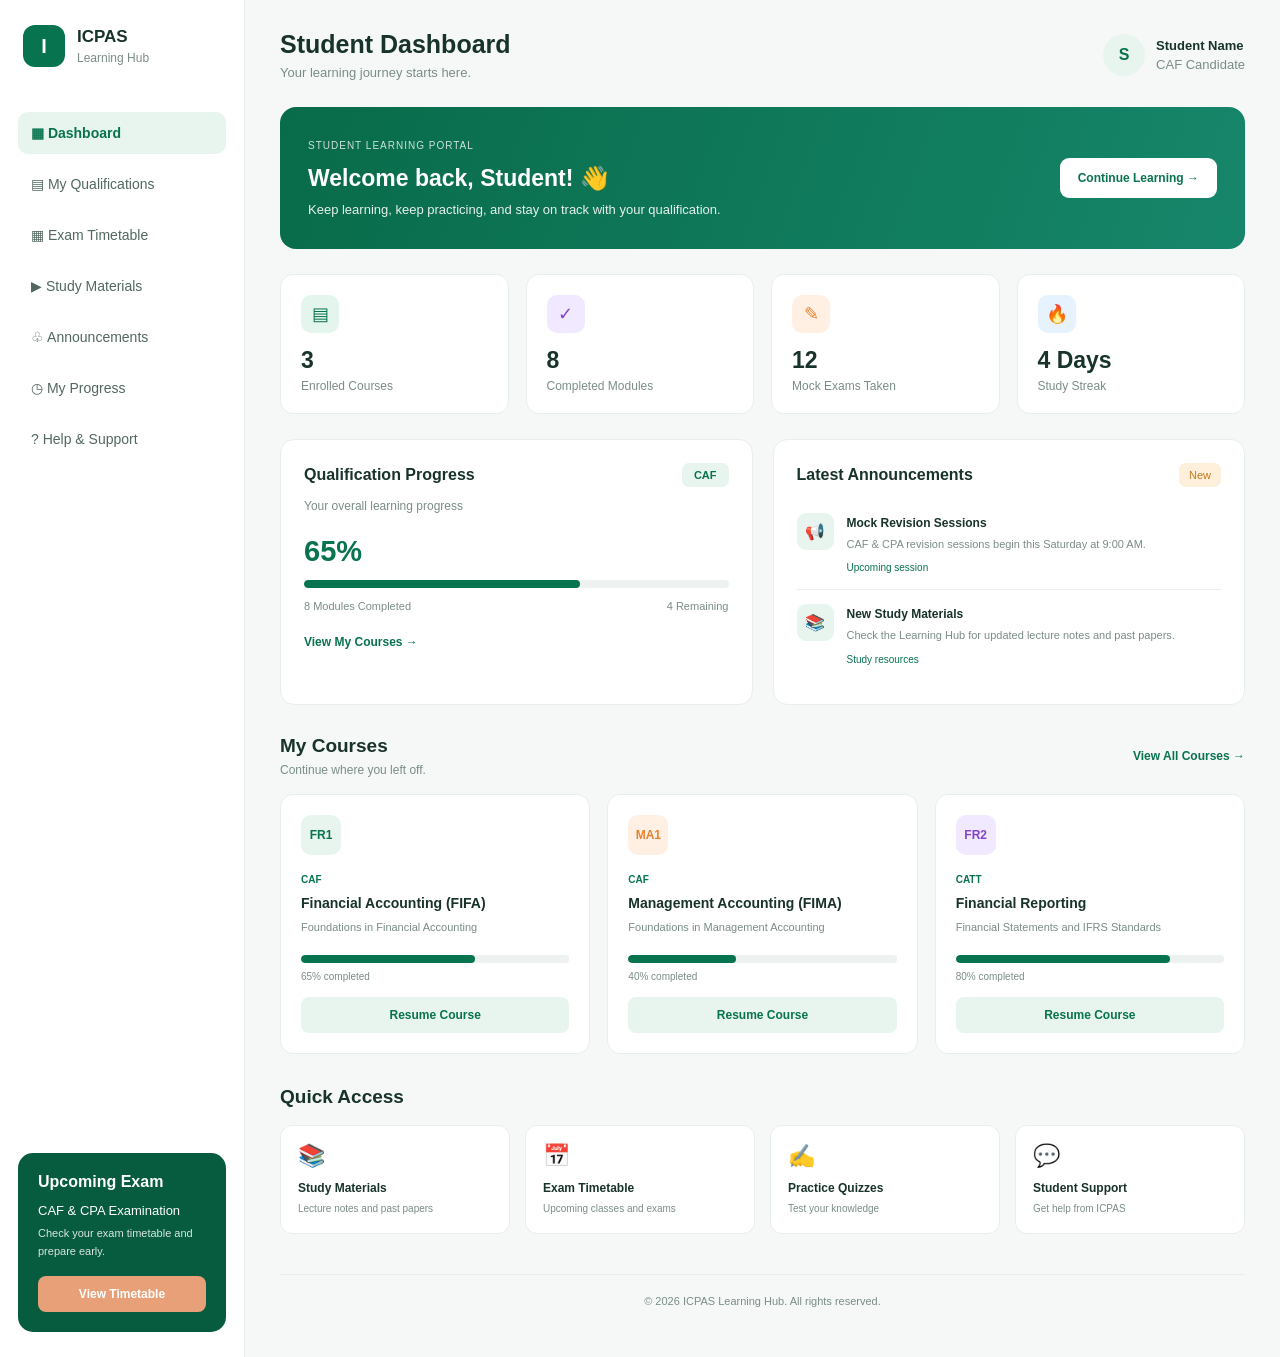
<file: dashboard.html>
<!DOCTYPE html>
<html lang="en">
<head>
    <meta charset="UTF-8">
    <meta name="viewport" content="width=device-width, initial-scale=1.0">

    <title>Student Dashboard | ICPAS Learning Hub</title>

    <link rel="stylesheet" href="dashboard.css">
</head>

<body>

<div class="dashboard">

    <!-- SIDEBAR -->
    <aside class="sidebar">

        <div class="brand">
            <div class="logo">I</div>
            <div>
                <h2>ICPAS</h2>
                <p>Learning Hub</p>
            </div>
        </div>

        <nav class="sidebar-nav">
            <a href="dashboard.html" class="active">▦ Dashboard</a>
            <a href="index.html#materials">▤ My Qualifications</a>
            <a href="index.html#timetable">▦ Exam Timetable</a>
            <a href="index.html#materials">▶ Study Materials</a>
            <a href="#announcements">♧ Announcements</a>
            <a href="#progress">◷ My Progress</a>
            <a href="#support">? Help & Support</a>
        </nav>

        <div class="sidebar-bottom">
            <h4>Upcoming Exam</h4>
            <p>CAF & CPA Examination</p>
            <small>Check your exam timetable and prepare early.</small>
            <a href="index.html#timetable" class="exam-btn">
                View Timetable
            </a>
        </div>

    </aside>


    <!-- MAIN CONTENT -->
    <main class="main-content">

        <!-- TOP BAR -->
        <header class="topbar">
            <div>
                <h1>Student Dashboard</h1>
                <p>Your learning journey starts here.</p>
            </div>

            <div class="student-profile">
                <div class="avatar">S</div>
                <div>
                    <strong>Student Name</strong>
                    <small>CAF Candidate</small>
                </div>
            </div>
        </header>


        <!-- WELCOME -->
        <section class="welcome">
            <div>
                <span class="welcome-label">STUDENT LEARNING PORTAL</span>
                <h2>Welcome back, Student! 👋</h2>
                <p>Keep learning, keep practicing, and stay on track with your qualification.</p>
            </div>

            <a href="index.html#materials" class="continue-btn">
                Continue Learning →
            </a>
        </section>


        <!-- STATISTICS -->
        <section class="stats-grid">

            <div class="stat-card">
                <div class="stat-icon green">▤</div>
                <h3>3</h3>
                <p>Enrolled Courses</p>
            </div>

            <div class="stat-card">
                <div class="stat-icon purple">✓</div>
                <h3>8</h3>
                <p>Completed Modules</p>
            </div>

            <div class="stat-card">
                <div class="stat-icon orange">✎</div>
                <h3>12</h3>
                <p>Mock Exams Taken</p>
            </div>

            <div class="stat-card">
                <div class="stat-icon blue">🔥</div>
                <h3>4 Days</h3>
                <p>Study Streak</p>
            </div>

        </section>


        <!-- PROGRESS AND ANNOUNCEMENTS -->
        <section class="content-grid" id="progress">

            <div class="panel progress-panel">
                <div class="panel-heading">
                    <h3>Qualification Progress</h3>
                    <span class="status">CAF</span>
                </div>

                <p class="muted">Your overall learning progress</p>

                <div class="progress-number">65%</div>

                <div class="progress-track">
                    <div class="progress-fill" style="width:65%"></div>
                </div>

                <div class="progress-details">
                    <span>8 Modules Completed</span>
                    <span>4 Remaining</span>
                </div>

                <a href="index.html#materials" class="text-link">
                    View My Courses →
                </a>
            </div>


            <div class="panel" id="announcements">
                <div class="panel-heading">
                    <h3>Latest Announcements</h3>
                    <span class="notification">New</span>
                </div>

                <div class="announcement">
                    <span class="announcement-icon">📢</span>
                    <div>
                        <strong>Mock Revision Sessions</strong>
                        <p>CAF & CPA revision sessions begin this Saturday at 9:00 AM.</p>
                        <small>Upcoming session</small>
                    </div>
                </div>

                <div class="announcement">
                    <span class="announcement-icon">📚</span>
                    <div>
                        <strong>New Study Materials</strong>
                        <p>Check the Learning Hub for updated lecture notes and past papers.</p>
                        <small>Study resources</small>
                    </div>
                </div>
            </div>

        </section>


        <!-- MY COURSES -->
        <section class="courses-section">

            <div class="section-heading">
                <div>
                    <h2>My Courses</h2>
                    <p class="muted">Continue where you left off.</p>
                </div>

                <a href="index.html#materials" class="text-link">
                    View All Courses →
                </a>
            </div>


            <div class="courses-grid">

                <div class="course-card">
                    <div class="course-icon">FR1</div>

                    <div class="course-info">
                        <span>CAF</span>
                        <h3>Financial Accounting (FIFA)</h3>
                        <p>Foundations in Financial Accounting</p>
                    </div>

                    <div class="course-progress">
                        <div class="progress-track">
                            <div class="progress-fill" style="width:65%"></div>
                        </div>
                        <span>65% completed</span>
                    </div>

                    <a href="index.html#materials" class="resume-btn">
                        Resume Course
                    </a>
                </div>


                <div class="course-card">
                    <div class="course-icon orange-icon">MA1</div>

                    <div class="course-info">
                        <span>CAF</span>
                        <h3>Management Accounting (FIMA)</h3>
                        <p>Foundations in Management Accounting</p>
                    </div>

                    <div class="course-progress">
                        <div class="progress-track">
                            <div class="progress-fill" style="width:40%"></div>
                        </div>
                        <span>40% completed</span>
                    </div>

                    <a href="index.html#materials" class="resume-btn">
                        Resume Course
                    </a>
                </div>


                <div class="course-card">
                    <div class="course-icon purple-icon">FR2</div>

                    <div class="course-info">
                        <span>CATT</span>
                        <h3>Financial Reporting</h3>
                        <p>Financial Statements and IFRS Standards</p>
                    </div>

                    <div class="course-progress">
                        <div class="progress-track">
                            <div class="progress-fill" style="width:80%"></div>
                        </div>
                        <span>80% completed</span>
                    </div>

                    <a href="index.html#materials" class="resume-btn">
                        Resume Course
                    </a>
                </div>

            </div>

        </section>


        <!-- QUICK LINKS -->
        <section class="quick-links" id="support">
            <h2>Quick Access</h2>

            <div class="quick-grid">

                <a href="index.html#materials">
                    <span>📚</span>
                    <strong>Study Materials</strong>
                    <small>Lecture notes and past papers</small>
                </a>

                <a href="index.html#timetable">
                    <span>📅</span>
                    <strong>Exam Timetable</strong>
                    <small>Upcoming classes and exams</small>
                </a>

                <a href="index.html#materials">
                    <span>✍️</span>
                    <strong>Practice Quizzes</strong>
                    <small>Test your knowledge</small>
                </a>

                <a href="index.html#support">
                    <span>💬</span>
                    <strong>Student Support</strong>
                    <small>Get help from ICPAS</small>
                </a>

            </div>
        </section>


        <!-- FOOTER -->
        <footer>
            © 2026 ICPAS Learning Hub. All rights reserved.
        </footer>

    </main>

</div>

</body>
</html>
</file>
<file: dashboard.css>
/* =================================
   ICPAS STUDENT DASHBOARD
================================= */

:root {
    --primary: #08734f;
    --primary-dark: #075b3e;
    --light-green: #e8f5ee;
    --background: #f5f8f7;
    --white: #ffffff;
    --text: #18332b;
    --muted: #7b8d86;
    --border: #e8eeeb;
}

* {
    margin: 0;
    padding: 0;
    box-sizing: border-box;
}

body {
    font-family: Arial, sans-serif;
    background: var(--background);
    color: var(--text);
}

a {
    text-decoration: none;
    color: inherit;
}

.dashboard {
    display: flex;
    min-height: 100vh;
}

/* SIDEBAR */

.sidebar {
    width: 245px;
    background: var(--white);
    padding: 25px 18px;
    display: flex;
    flex-direction: column;
    border-right: 1px solid var(--border);
    flex-shrink: 0;
}

.brand {
    display: flex;
    align-items: center;
    gap: 12px;
    margin-bottom: 45px;
    padding-left: 5px;
}

.logo {
    background: var(--primary);
    color: white;
    width: 42px;
    height: 42px;
    border-radius: 12px;
    display: grid;
    place-items: center;
    font-weight: bold;
    font-size: 20px;
}

.brand h2 {
    font-size: 17px;
}

.brand p {
    font-size: 12px;
    color: var(--muted);
    margin-top: 4px;
}

.sidebar-nav {
    display: flex;
    flex-direction: column;
    gap: 9px;
}

.sidebar-nav a {
    padding: 13px;
    border-radius: 10px;
    color: #52675f;
    font-size: 14px;
    transition: 0.2s;
}

.sidebar-nav a:hover,
.sidebar-nav a.active {
    background: var(--light-green);
    color: var(--primary);
    font-weight: bold;
}

.sidebar-bottom {
    background: var(--primary-dark);
    color: white;
    padding: 20px;
    border-radius: 15px;
    margin-top: auto;
}

.sidebar-bottom h4 {
    margin-bottom: 12px;
}

.sidebar-bottom p {
    font-size: 13px;
    margin-bottom: 7px;
}

.sidebar-bottom small {
    font-size: 11px;
    line-height: 1.6;
    display: block;
    opacity: 0.85;
}

.exam-btn {
    display: block;
    background: #e8a078;
    color: white;
    text-align: center;
    padding: 11px;
    border-radius: 8px;
    margin-top: 16px;
    font-size: 12px;
    font-weight: bold;
}

/* MAIN CONTENT */

.main-content {
    flex: 1;
    min-width: 0;
    padding: 30px 35px;
}

/* TOP BAR */

.topbar {
    display: flex;
    justify-content: space-between;
    align-items: center;
    margin-bottom: 27px;
    gap: 15px;
}

.topbar h1 {
    font-size: 25px;
}

.topbar p {
    color: var(--muted);
    font-size: 13px;
    margin-top: 6px;
}

.student-profile {
    display: flex;
    align-items: center;
    gap: 11px;
}

.student-profile strong,
.student-profile small {
    display: block;
    font-size: 13px;
}

.student-profile small {
    color: var(--muted);
    margin-top: 4px;
}

.avatar {
    width: 42px;
    height: 42px;
    background: var(--light-green);
    color: var(--primary);
    display: grid;
    place-items: center;
    border-radius: 50%;
    font-weight: bold;
}

/* WELCOME SECTION */

.welcome {
    background: linear-gradient(110deg, #086b49, #16866a);
    padding: 28px;
    border-radius: 16px;
    color: white;
    display: flex;
    justify-content: space-between;
    align-items: center;
    gap: 20px;
    margin-bottom: 25px;
}

.welcome-label {
    font-size: 10px;
    letter-spacing: 1px;
    opacity: 0.8;
}

.welcome h2 {
    font-size: 23px;
    margin: 12px 0 8px;
}

.welcome p {
    font-size: 13px;
    line-height: 1.6;
    opacity: 0.9;
}

.continue-btn {
    background: white;
    color: var(--primary);
    padding: 13px 18px;
    border-radius: 9px;
    font-size: 12px;
    font-weight: bold;
    white-space: nowrap;
}

/* STATISTICS */

.stats-grid {
    display: grid;
    grid-template-columns: repeat(4, 1fr);
    gap: 17px;
    margin-bottom: 25px;
}

.stat-card {
    background: white;
    border: 1px solid var(--border);
    padding: 20px;
    border-radius: 13px;
}

.stat-icon {
    width: 38px;
    height: 38px;
    border-radius: 10px;
    display: grid;
    place-items: center;
    margin-bottom: 14px;
    font-size: 18px;
}

.green {
    background: #e4f5ed;
    color: #08734f;
}

.purple {
    background: #f1e9ff;
    color: #8545c5;
}

.orange {
    background: #fff0e3;
    color: #e9822e;
}

.blue {
    background: #e7f2ff;
    color: #357ac4;
}

.stat-card h3 {
    font-size: 23px;
    margin-bottom: 5px;
}

.stat-card p {
    color: var(--muted);
    font-size: 12px;
}

/* PANELS */

.content-grid {
    display: grid;
    grid-template-columns: 1fr 1fr;
    gap: 20px;
    margin-bottom: 30px;
}

.panel {
    background: white;
    border: 1px solid var(--border);
    border-radius: 14px;
    padding: 23px;
}

.panel-heading {
    display: flex;
    align-items: center;
    justify-content: space-between;
    margin-bottom: 12px;
}

.panel-heading h3 {
    font-size: 16px;
}

.status {
    background: var(--light-green);
    color: var(--primary);
    padding: 6px 12px;
    border-radius: 7px;
    font-size: 11px;
    font-weight: bold;
}

.muted {
    color: var(--muted);
    font-size: 12px;
}

.progress-number {
    font-size: 29px;
    font-weight: bold;
    margin: 22px 0 12px;
    color: var(--primary);
}

.progress-track {
    background: #edf1ef;
    height: 8px;
    border-radius: 20px;
    overflow: hidden;
}

.progress-fill {
    background: var(--primary);
    height: 100%;
    border-radius: 20px;
}

.progress-details {
    display: flex;
    justify-content: space-between;
    color: var(--muted);
    font-size: 11px;
    margin: 12px 0 20px;
}

.text-link {
    color: var(--primary);
    font-size: 12px;
    font-weight: bold;
}

.notification {
    background: #fff0dc;
    color: #c77918;
    padding: 6px 10px;
    border-radius: 7px;
    font-size: 11px;
}

.announcement {
    display: flex;
    gap: 13px;
    padding: 14px 0;
    border-bottom: 1px solid var(--border);
}

.announcement:last-child {
    border-bottom: none;
}

.announcement-icon {
    background: var(--light-green);
    width: 37px;
    height: 37px;
    display: grid;
    place-items: center;
    border-radius: 9px;
    flex-shrink: 0;
}

.announcement strong {
    font-size: 12px;
}

.announcement p {
    font-size: 11px;
    color: var(--muted);
    line-height: 1.5;
    margin: 5px 0;
}

.announcement small {
    color: var(--primary);
    font-size: 10px;
}

/* COURSES */

.section-heading {
    display: flex;
    justify-content: space-between;
    align-items: center;
    margin-bottom: 17px;
    gap: 12px;
}

.section-heading h2,
.quick-links h2 {
    font-size: 19px;
    margin-bottom: 6px;
}

.courses-grid {
    display: grid;
    grid-template-columns: repeat(3, 1fr);
    gap: 17px;
}

.course-card {
    background: white;
    border: 1px solid var(--border);
    padding: 20px;
    border-radius: 13px;
}

.course-icon {
    width: 40px;
    height: 40px;
    background: var(--light-green);
    color: var(--primary);
    display: grid;
    place-items: center;
    border-radius: 10px;
    font-weight: bold;
    font-size: 12px;
    margin-bottom: 14px;
}

.orange-icon {
    background: #fff0e3;
    color: #e9822e;
}

.purple-icon {
    background: #f1e9ff;
    color: #8545c5;
}

.course-info span {
    color: var(--primary);
    font-size: 10px;
    font-weight: bold;
}

.course-info h3 {
    font-size: 14px;
    margin: 8px 0;
}

.course-info p {
    color: var(--muted);
    font-size: 11px;
    line-height: 1.5;
}

.course-progress {
    margin: 20px 0 15px;
}

.course-progress span {
    display: block;
    font-size: 10px;
    color: var(--muted);
    margin-top: 8px;
}

.resume-btn {
    display: block;
    background: var(--light-green);
    color: var(--primary);
    text-align: center;
    padding: 11px;
    border-radius: 8px;
    font-size: 12px;
    font-weight: bold;
}

.resume-btn:hover {
    background: #d5eddf;
}

/* QUICK LINKS */

.quick-links {
    margin-top: 32px;
}

.quick-links h2 {
    margin-bottom: 17px;
}

.quick-grid {
    display: grid;
    grid-template-columns: repeat(4, 1fr);
    gap: 15px;
}

.quick-grid a {
    background: white;
    border: 1px solid var(--border);
    border-radius: 12px;
    padding: 17px;
    transition: 0.2s;
}

.quick-grid a:hover {
    border-color: var(--primary);
    transform: translateY(-2px);
}

.quick-grid span,
.quick-grid strong,
.quick-grid small {
    display: block;
}

.quick-grid span {
    font-size: 22px;
    margin-bottom: 12px;
}

.quick-grid strong {
    font-size: 12px;
    margin-bottom: 6px;
}

.quick-grid small {
    font-size: 10px;
    color: var(--muted);
    line-height: 1.5;
}

/* FOOTER */

footer {
    text-align: center;
    color: var(--muted);
    font-size: 11px;
    margin-top: 40px;
    padding: 20px;
    border-top: 1px solid var(--border);
}

/* RESPONSIVE DESIGN */

@media (max-width: 1050px) {

    .stats-grid {
        grid-template-columns: repeat(2, 1fr);
    }

    .courses-grid {
        grid-template-columns: repeat(2, 1fr);
    }

    .quick-grid {
        grid-template-columns: repeat(2, 1fr);
    }
}

@media (max-width: 750px) {

    .dashboard {
        flex-direction: column;
    }

    .sidebar {
        width: 100%;
        padding: 15px;
    }

    .brand {
        margin-bottom: 15px;
    }

    .sidebar-nav {
        flex-direction: row;
        overflow-x: auto;
        padding-bottom: 8px;
    }

    .sidebar-nav a {
        white-space: nowrap;
    }

    .sidebar-bottom {
        display: none;
    }

    .main-content {
        padding: 20px 15px;
    }

    .content-grid {
        grid-template-columns: 1fr;
    }

    .welcome {
        flex-direction: column;
        align-items: flex-start;
    }

    .topbar h1 {
        font-size: 20px;
    }
}

@media (max-width: 480px) {

    .stats-grid,
    .courses-grid,
    .quick-grid {
        grid-template-columns: 1fr;
    }

    .student-profile {
        display: none;
    }

    .welcome h2 {
        font-size: 19px;
    }
}
</file>
